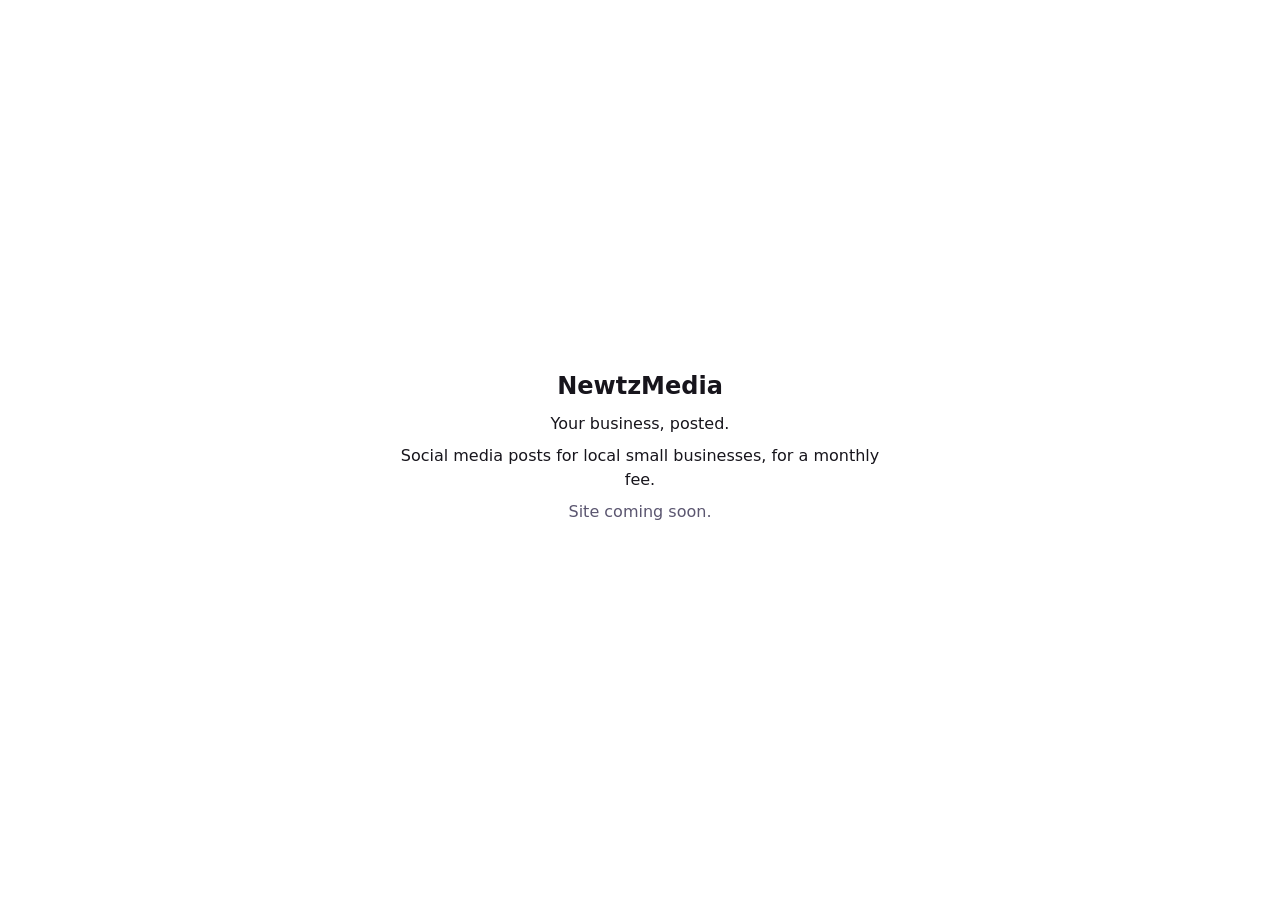
<file: index.html>
<!doctype html>
<html lang="en">
<head>
<meta charset="utf-8">
<meta name="viewport" content="width=device-width, initial-scale=1">
<title>NewtzMedia</title>
<meta name="description" content="Social media posts for local small businesses, for a monthly fee.">
<!-- Holding page only: the real site replaces this file at launch, and the noindex goes with it. -->
<meta name="robots" content="noindex">
<style>
  /* Light on purpose: Zack's ruling for this site is a light, traditional look. */
  html { color-scheme: light; }
  body { margin: 0; min-height: 100vh; display: grid; place-items: center; box-sizing: border-box; padding: 16px;
         background: #fff; color: #17151c; font-family: system-ui, -apple-system, "Segoe UI", Roboto, sans-serif; line-height: 1.5; }
  main { max-width: 32rem; text-align: center; }
  h1 { font-size: 1.5rem; margin: 0 0 .5rem; }
  p { margin: 0 0 .5rem; }
  .soon { color: #5b5670; }
</style>
</head>
<body>
<main>
  <h1>NewtzMedia</h1>
  <p>Your business, posted.</p>
  <p>Social media posts for local small businesses, for a monthly fee.</p>
  <p class="soon">Site coming soon.</p>
</main>
</body>
</html>
</file>
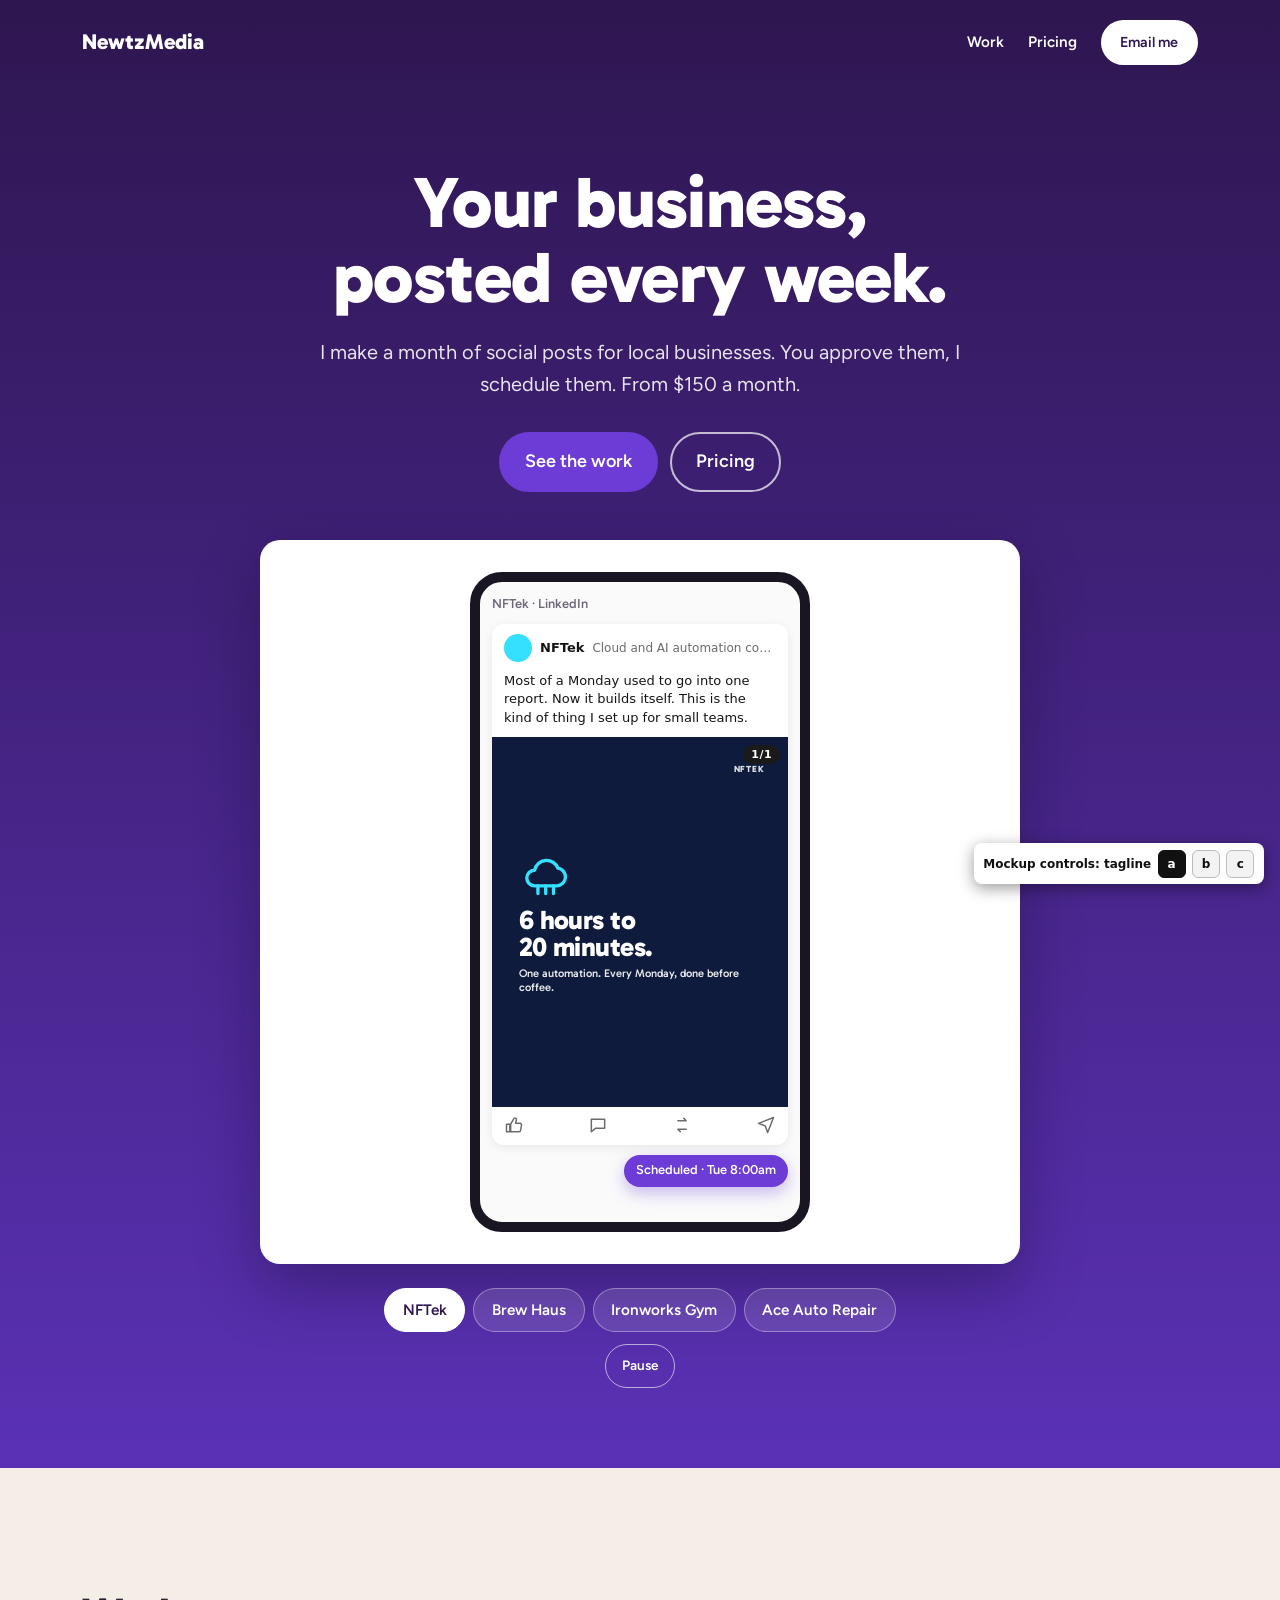
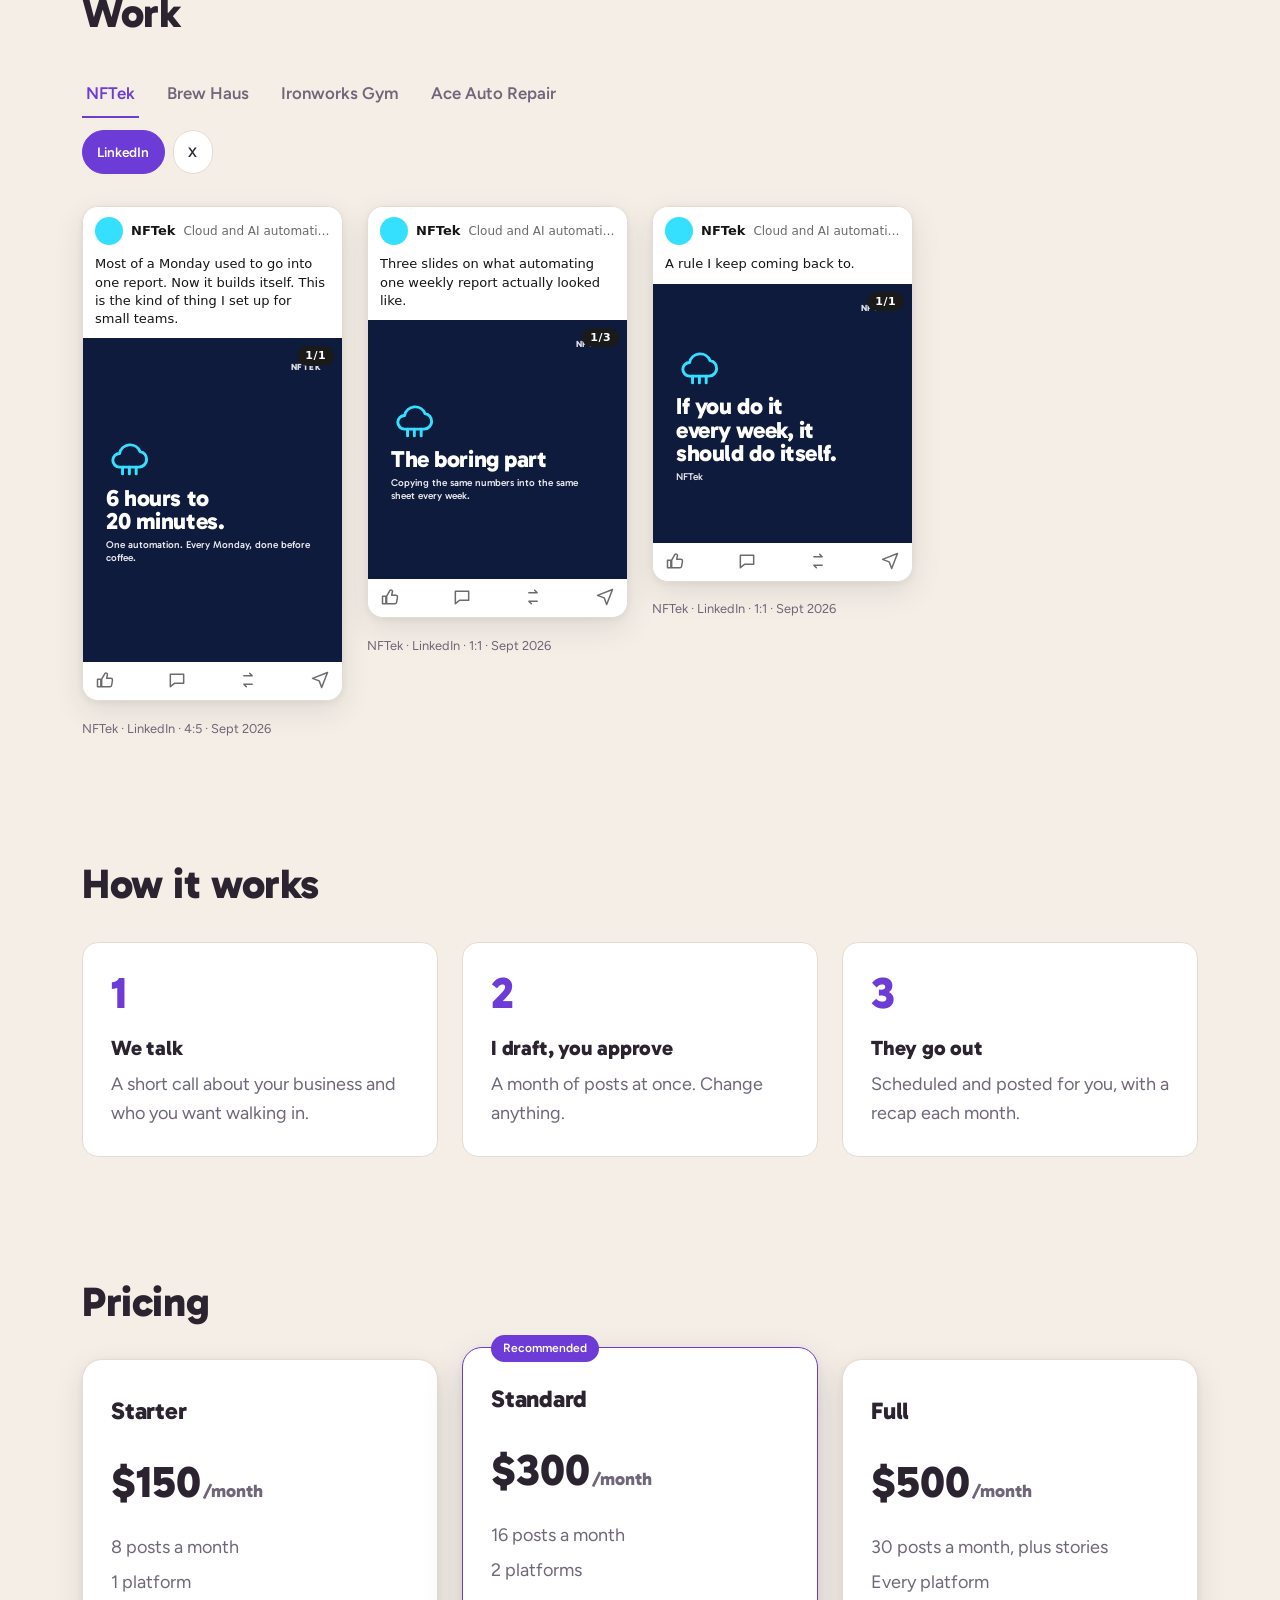
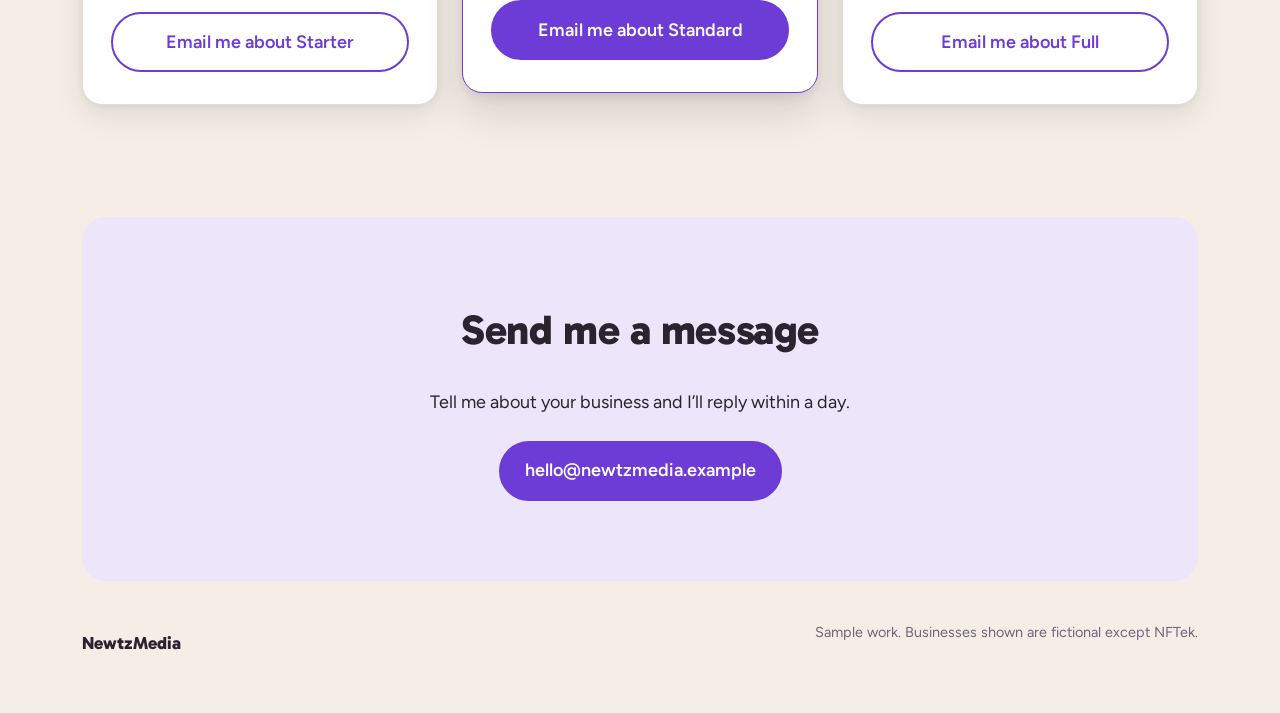
<file: mockups/interactive.html>
<!doctype html>
<html lang="en" data-style="interactive">
<head>
<meta charset="utf-8">
<meta name="viewport" content="width=device-width, initial-scale=1">
<title>NewtzMedia</title>
<meta name="description" content="Social media posts for local businesses, for a monthly fee.">
<meta name="theme-color" content="#2E1650">
<link rel="preconnect" href="https://fonts.googleapis.com">
<link rel="preconnect" href="https://fonts.gstatic.com" crossorigin>
<link href="https://fonts.googleapis.com/css2?family=Gabarito:wght@500;800&family=Figtree:wght@400;500;600&display=swap" rel="stylesheet">
<link rel="stylesheet" href="posts.css">
<link rel="stylesheet" href="interactive.css">
</head>
<body>
<a class="skip" href="#work">Skip to the work</a>

<header class="band" id="top">
  <div class="site-head">
    <a class="wordmark" href="#top" translate="no">NewtzMedia</a>
    <nav aria-label="Site">
      <a href="#work">Work</a>
      <a href="#pricing">Pricing</a>
      <a class="btn" href="#contact">Email me</a>
    </nav>
  </div>

  <section class="hero" aria-labelledby="headline">
    <h1 id="headline" data-mount="headline">Your business, posted every week.</h1>
    <p class="subline" data-mount="subline">I make a month of social posts for local businesses. You approve them, I schedule them. From $150 a month.</p>
    <div class="hero__actions">
      <a class="btn" href="#work">See the work</a>
      <a class="btn btn--ghost" href="#pricing">Pricing</a>
    </div>

    <div class="hero__demo" data-hero>
      <div class="frame-card">
        <div class="phone">
          <div class="phone__screen" id="hero-panel" role="tabpanel" data-hero-frame></div>
        </div>
      </div>
      <div class="hero__pills" role="tablist" aria-label="Example customer" data-hero-pills></div>
      <button class="hero__toggle" type="button" data-hero-toggle>Pause</button>
    </div>
  </section>
</header>

<main>
  <section class="work" id="work" aria-labelledby="work-h" data-reveal>
    <h2 id="work-h">Work</h2>
    <div class="tabs tabs--customer" role="tablist" aria-label="Customer" data-customer-tabs></div>
    <div class="tabs tabs--platform" role="tablist" aria-label="Platform" data-platform-tabs></div>
    <div class="gallery" id="gallery" role="tabpanel"></div>
    <noscript><p>The sample posts need JavaScript to display. Email hello@newtzmedia.example and I will send them directly.</p></noscript>
  </section>

  <section class="how" id="how" aria-labelledby="how-h" data-reveal>
    <h2 id="how-h">How it works</h2>
    <ol class="steps" data-mount="steps"></ol>
  </section>

  <section class="pricing" id="pricing" aria-labelledby="pricing-h" data-reveal>
    <h2 id="pricing-h">Pricing</h2>
    <div class="tiers" data-mount="tiers"></div>
  </section>

  <section class="contact" id="contact" aria-labelledby="contact-h" data-reveal>
    <h2 id="contact-h">Send me a message</h2>
    <div data-mount="contact"></div>
  </section>
</main>

<footer class="site-foot">
  <span class="wordmark" translate="no">NewtzMedia</span>
  <p data-mount="footer"></p>
</footer>

<dialog class="lightbox" data-lightbox aria-label="Post, larger">
  <button class="lightbox__close" type="button" data-close>Close</button>
  <div class="lightbox__body" data-lightbox-body></div>
</dialog>

<aside class="mock-controls" aria-label="Mockup controls">
  <span>Mockup controls: tagline</span>
  <button type="button" data-tagline="a" aria-pressed="true">a</button>
  <button type="button" data-tagline="b" aria-pressed="false">b</button>
  <button type="button" data-tagline="c" aria-pressed="false">c</button>
</aside>

<script src="content.js"></script>
<script src="logic.js"></script>
<script src="behavior.js"></script>
</body>
</html>
</file>
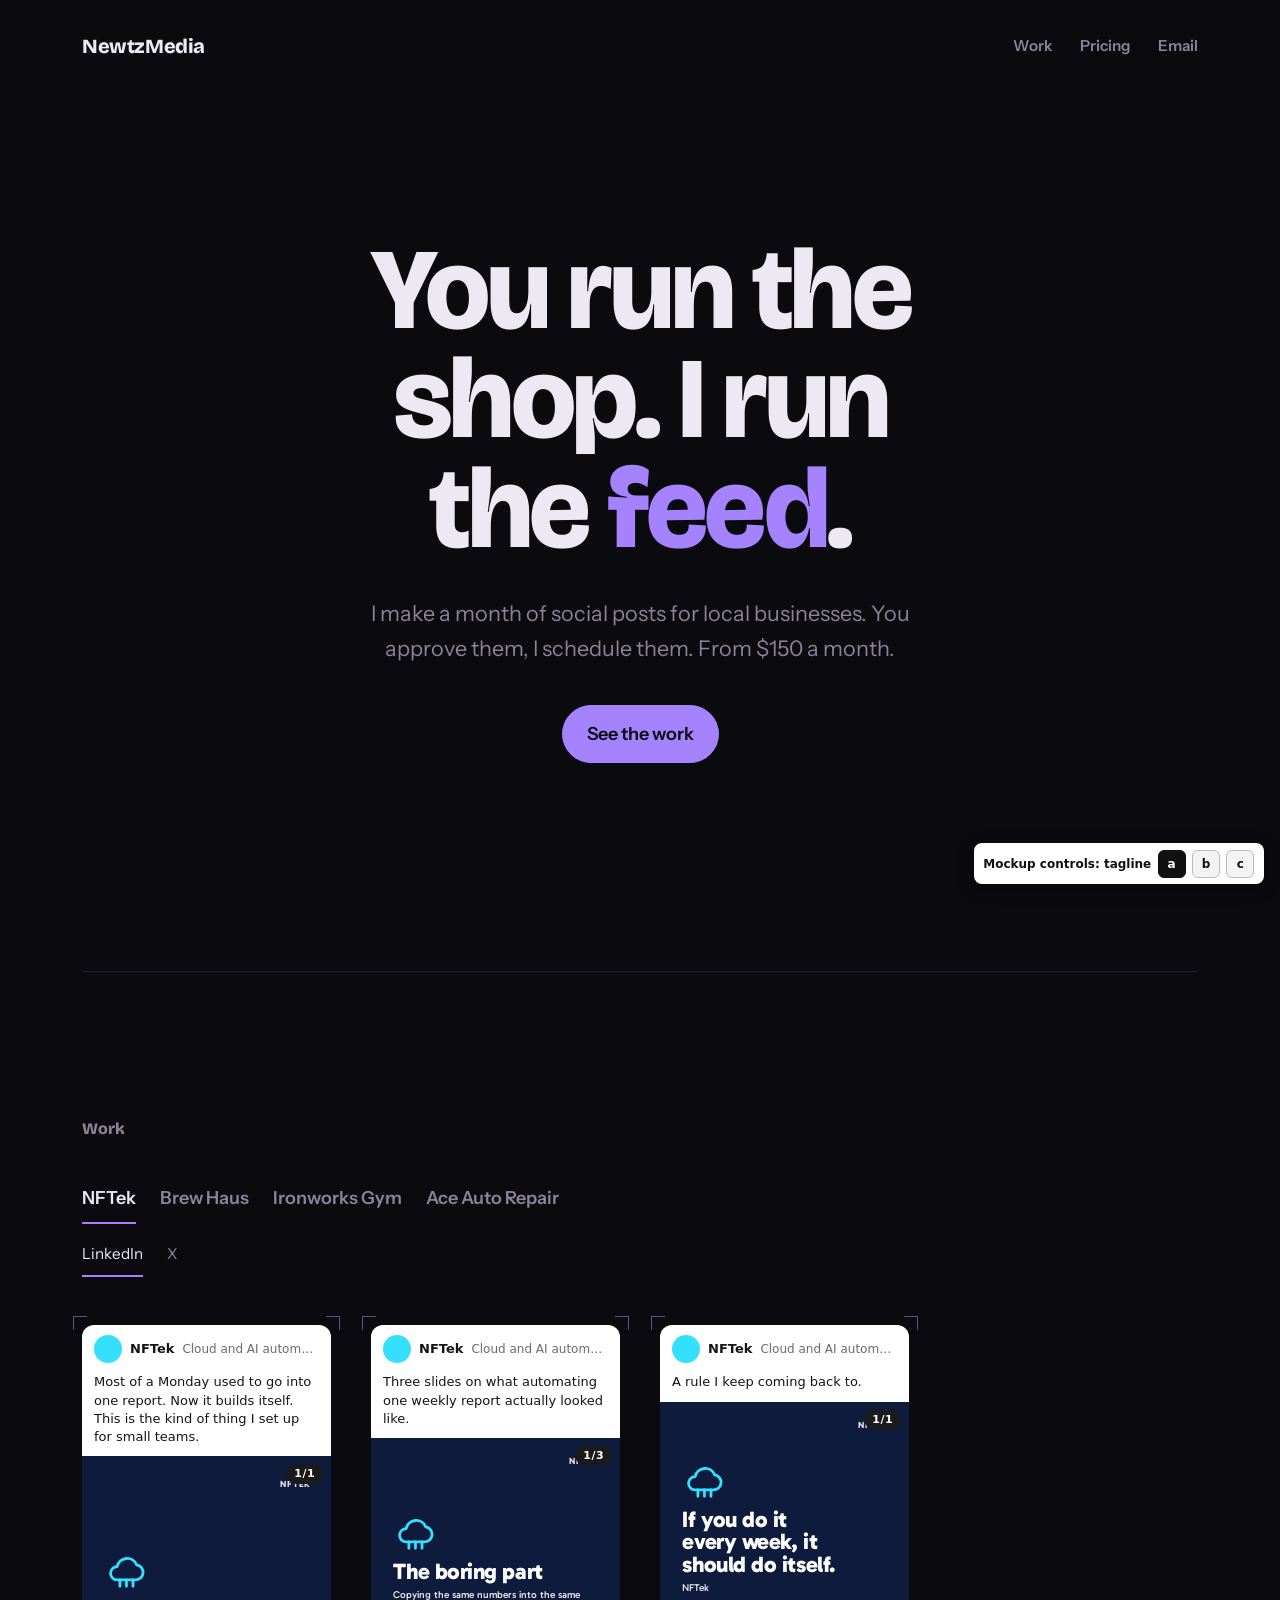
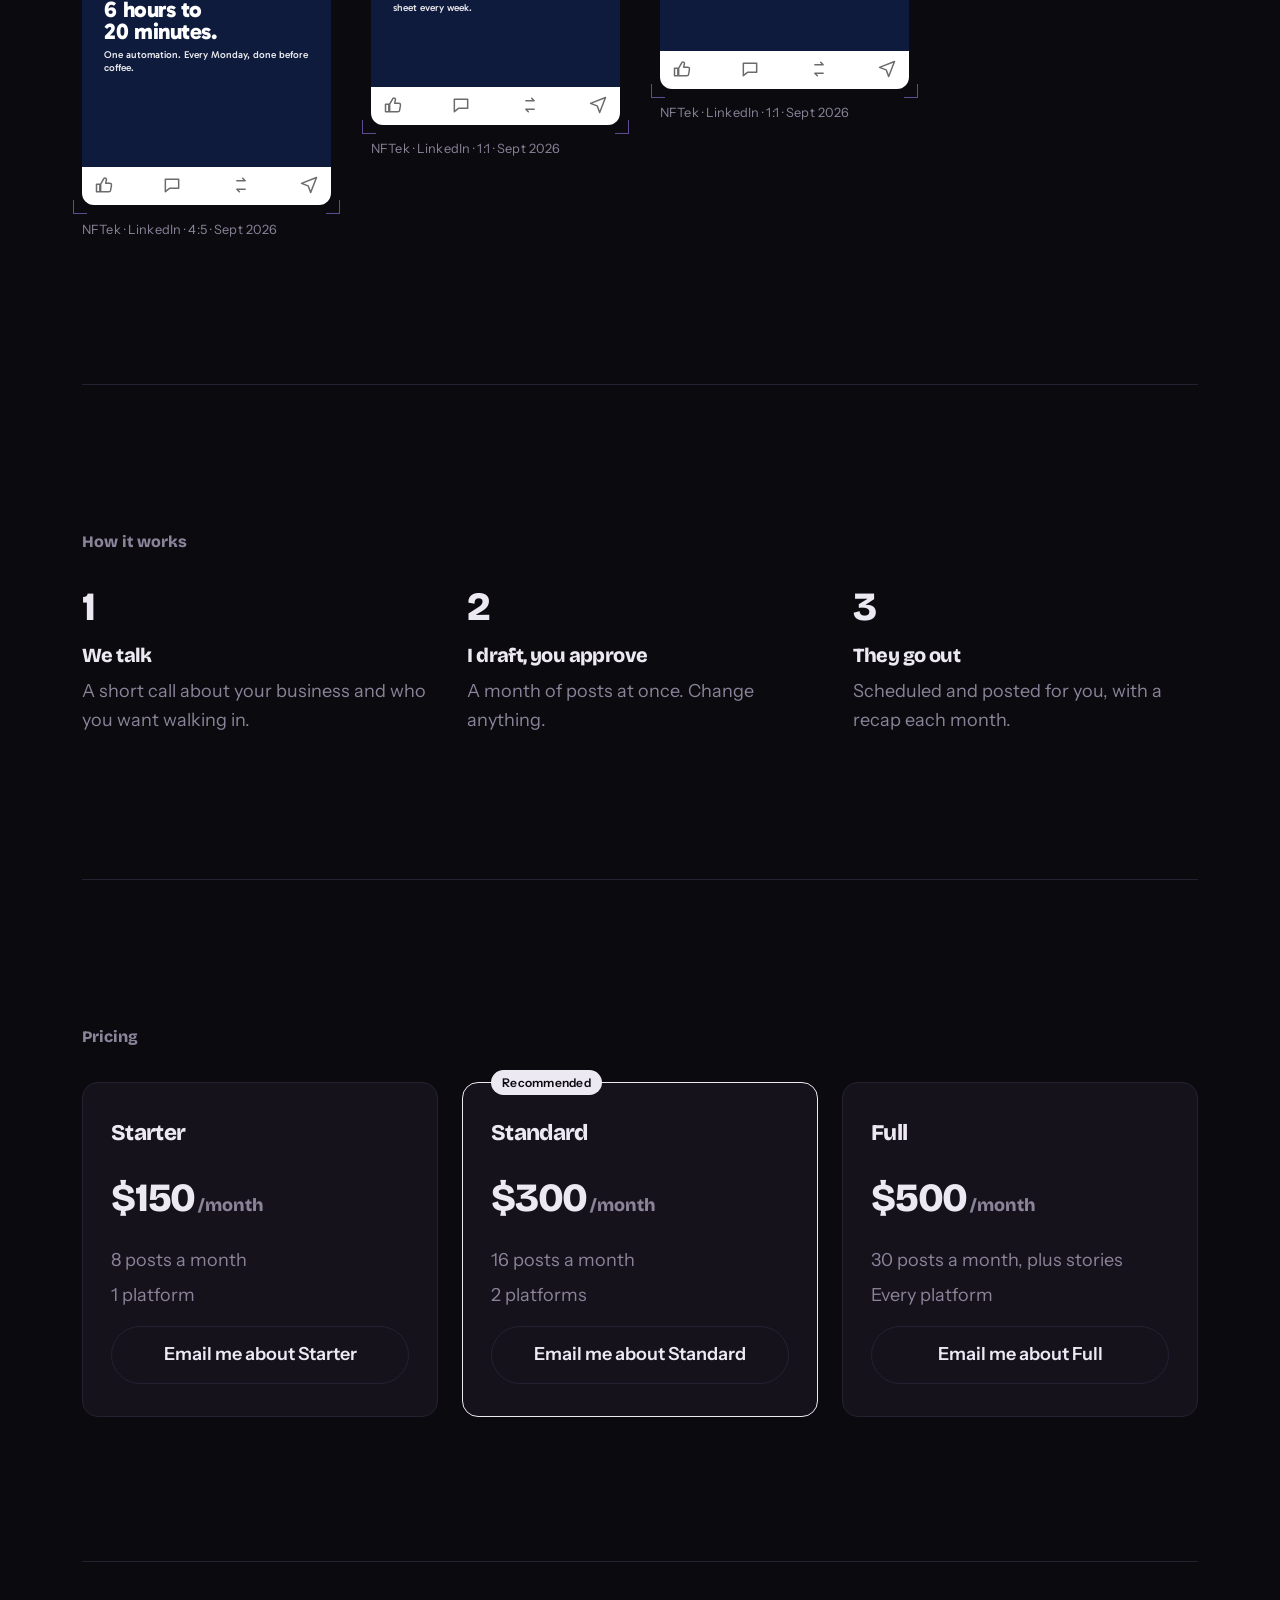
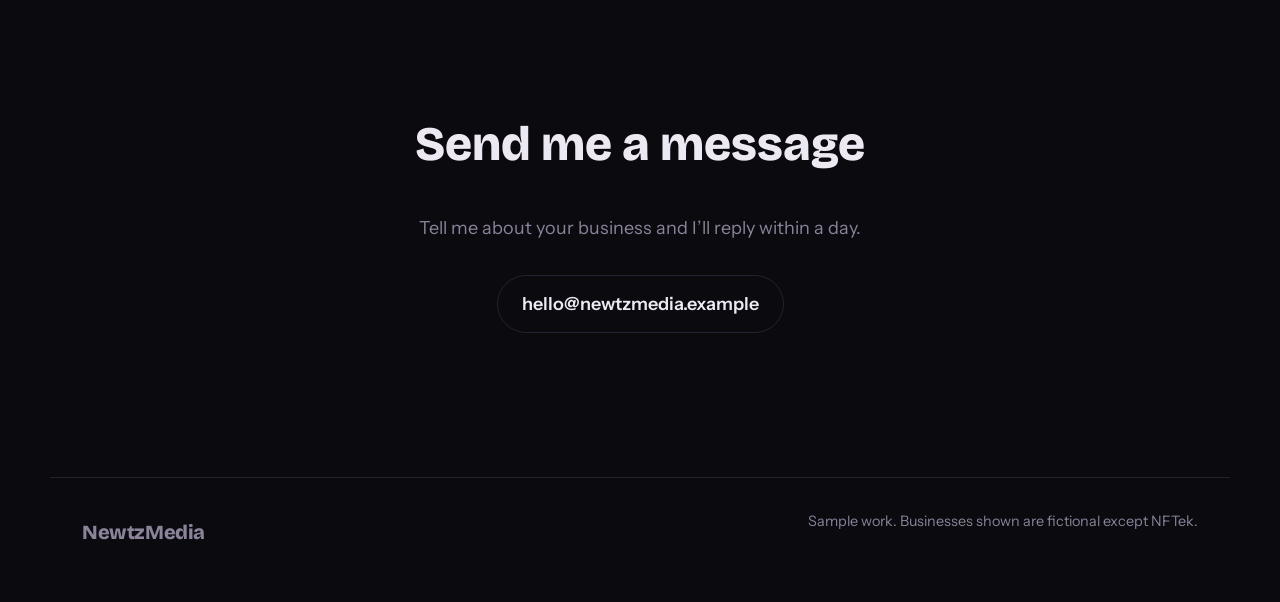
<file: mockups/minimal.html>
<!doctype html>
<html lang="en" data-style="minimal">
<head>
<meta charset="utf-8">
<meta name="viewport" content="width=device-width, initial-scale=1">
<title>NewtzMedia</title>
<meta name="description" content="Social media posts for local businesses, for a monthly fee.">
<meta name="theme-color" content="#0B0A0F">
<link rel="preconnect" href="https://fonts.googleapis.com">
<link rel="preconnect" href="https://fonts.gstatic.com" crossorigin>
<link href="https://fonts.googleapis.com/css2?family=Bricolage+Grotesque:wght@800&family=Gabarito:wght@500;800&family=Instrument+Sans:wght@400;600&display=swap" rel="stylesheet">
<link rel="stylesheet" href="posts.css">
<link rel="stylesheet" href="minimal.css">
</head>
<body>
<a class="skip" href="#work">Skip to the work</a>

<header class="site-head">
  <a class="wordmark" href="#top" translate="no">NewtzMedia</a>
  <nav aria-label="Site">
    <a href="#work">Work</a>
    <a href="#pricing">Pricing</a>
    <a href="#contact">Email</a>
  </nav>
</header>

<main id="top">
  <section class="hero" aria-labelledby="headline">
    <h1 id="headline" data-mount="headline">You run the shop. I run the <em>feed</em>.</h1>
    <p class="subline" data-mount="subline">I make a month of social posts for local businesses. You approve them, I schedule them. From $150 a month.</p>
    <a class="btn" href="#work">See the work</a>
  </section>

  <section class="work" id="work" aria-labelledby="work-h">
    <h2 id="work-h">Work</h2>
    <div class="tabs tabs--customer" role="tablist" aria-label="Customer" data-customer-tabs></div>
    <div class="tabs tabs--platform" role="tablist" aria-label="Platform" data-platform-tabs></div>
    <div class="gallery" id="gallery" role="tabpanel"></div>
    <noscript><p>The sample posts need JavaScript to display. Email hello@newtzmedia.example and I will send them directly.</p></noscript>
  </section>

  <section class="how" id="how" aria-labelledby="how-h">
    <h2 id="how-h">How it works</h2>
    <ol class="steps" data-mount="steps"></ol>
  </section>

  <section class="pricing" id="pricing" aria-labelledby="pricing-h">
    <h2 id="pricing-h">Pricing</h2>
    <div class="tiers" data-mount="tiers"></div>
  </section>

  <section class="contact" id="contact" aria-labelledby="contact-h">
    <h2 id="contact-h">Send me a message</h2>
    <div data-mount="contact"></div>
  </section>
</main>

<footer class="site-foot">
  <span class="wordmark" translate="no">NewtzMedia</span>
  <p data-mount="footer"></p>
</footer>

<dialog class="lightbox" data-lightbox aria-label="Post, larger">
  <button class="lightbox__close" type="button" data-close>Close</button>
  <div class="lightbox__body" data-lightbox-body></div>
</dialog>

<aside class="mock-controls" aria-label="Mockup controls">
  <span>Mockup controls: tagline</span>
  <button type="button" data-tagline="a" aria-pressed="true">a</button>
  <button type="button" data-tagline="b" aria-pressed="false">b</button>
  <button type="button" data-tagline="c" aria-pressed="false">c</button>
</aside>

<script src="content.js"></script>
<script src="logic.js"></script>
<script src="behavior.js"></script>
</body>
</html>
</file>
<file: mockups/posts.css>
/* posts.css - everything INSIDE a post: the platform chrome and the artwork.
   Identical in both mockups. minimal.css and interactive.css never target
   these classes (tests/pages.test.js enforces it). */

/* ---- platform chrome: a real phone shows this in the system font ---- */
.post {
  --post-bg: #ffffff;
  --post-ink: #151515;
  --post-muted: #6b6b6b;
  --post-line: #e6e6e6;
  font-family: system-ui, -apple-system, "Segoe UI", Roboto, sans-serif;
  font-size: 13px;
  line-height: 1.4;
  color: var(--post-ink);
  background: var(--post-bg);
  border-radius: 12px;
  overflow: hidden;
  text-align: left;
}
.post__head { display: flex; align-items: center; gap: 8px; padding: 10px 12px; }
.post__avatar { width: 28px; height: 28px; border-radius: 50%; background: var(--av, #999); flex: none; }
.post__name { font-weight: 600; white-space: nowrap; }
.post__meta { color: var(--post-muted); font-size: 12px; overflow: hidden; text-overflow: ellipsis; white-space: nowrap; min-width: 0; }
.post__text, .post__caption { margin: 0; padding: 0 12px 10px; }
.post__caption strong { font-weight: 600; }
.post__tags { color: #3a5fa8; }
.post__actions { display: flex; gap: 14px; padding: 8px 12px 2px; color: var(--post-ink); }
.post__icon { width: 20px; height: 20px; display: inline-block; }
.post__icon svg { width: 100%; height: 100%; display: block; }
.post--x .post__actions, .post--linkedin .post__actions {
  color: var(--post-muted); justify-content: space-between; padding: 8px 12px 10px;
}
.post__linkcard { display: grid; gap: 2px; padding: 10px 12px; background: #f0f2f5; border-top: 1px solid var(--post-line); }
.post__domain { font-size: 11px; letter-spacing: .04em; text-transform: uppercase; color: var(--post-muted); }
.post__linktitle { font-weight: 600; }
.post__btn { justify-self: start; margin-top: 6px; padding: 5px 10px; border-radius: 6px; background: #e4e6eb; font-weight: 600; font-size: 12px; }
.post__doc { position: relative; }
.post__pages, .post__story {
  position: absolute; padding: 2px 8px; border-radius: 999px;
  background: #1a1a1a; color: #fff; font-size: 11px; font-weight: 600; letter-spacing: .04em;
}
.post__pages { top: 8px; right: 8px; }
.post__story { top: 10px; left: 10px; text-transform: uppercase; }

/* ---- frames: the box the artwork sits in, at the ratio the platform shows ---- */
.post__frame {
  position: relative; overflow: hidden;
  display: grid; place-items: center;
  background: var(--art-bg);
}
.post__frame--4x5 { aspect-ratio: 4 / 5; }
.post__frame--1x1 { aspect-ratio: 1; }
.post__frame--9x16 { aspect-ratio: 9 / 16; }
.post__frame--16x9 { aspect-ratio: 16 / 9; }
.post--x .post__frame { margin: 0 12px 4px; border-radius: 12px; border: 1px solid var(--post-line); }

/* ---- artwork: the same in both mockups and on every platform ---- */
.art {
  position: relative; width: 100%; height: 100%; box-sizing: border-box; padding: 9%;
  display: flex; flex-direction: column; justify-content: center; gap: .45em;
  background: var(--art-bg); color: var(--art-ink);
  font-family: "Gabarito", system-ui, sans-serif;
  container-type: inline-size;
}
/* X shows 16:9: keep the native ratio and let the same color fill the sides */
.post__frame--16x9 .art { width: auto; height: 100%; aspect-ratio: 4 / 5; }
.post__frame--16x9 .art--1x1 { aspect-ratio: 1; }
.art__brand {
  position: absolute; top: 7%; right: 8%;
  font-size: clamp(9px, 3.6cqw, 13px); font-weight: 800; letter-spacing: .08em; text-transform: uppercase;
  color: var(--art-ink); opacity: .85;
}
.art__motif { width: 22%; max-width: 72px; color: var(--art-accent); }
.art__motif svg { display: block; width: 100%; height: auto; }
.art__headline { margin: 0; font-weight: 800; font-size: clamp(16px, 11cqw, 44px); line-height: 1; letter-spacing: -.02em; text-wrap: balance; }
.art__sub { margin: 0; font-weight: 500; font-size: clamp(10px, 4.6cqw, 16px); line-height: 1.3; opacity: .9; }
.art--9x16 .art__headline { font-size: clamp(16px, 12cqw, 40px); }

/* ---- mockup controls strip: not part of either design ---- */
.mock-controls {
  position: fixed; right: 1rem; bottom: 1rem; z-index: 20;
  display: flex; gap: .4rem; align-items: center; padding: .4rem .6rem;
  border-radius: 8px; background: #fff; color: #111;
  font: 600 .75rem/1 system-ui, sans-serif; box-shadow: 0 4px 16px rgba(0, 0, 0, .4);
}
.mock-controls button {
  font: inherit; min-width: 28px; height: 28px; border: 1px solid #bbb; border-radius: 6px;
  background: #f3f3f3; color: #111; cursor: pointer;
}
.mock-controls button[aria-pressed="true"] { background: #111; color: #fff; border-color: #111; }
</file>
<file: mockups/interactive.css>
/* interactive.css - Style 2. Tokens, the purple band, the phone demo, pills,
   the schedule chip signature, motion. Nothing inside .post. */
:root {
  color-scheme: light;
  --linen: #F4EEE6;
  --white: #FFFFFF;
  --cocoa: #2B2430;
  --muted: #6F6779;
  --line: #E4DCD2;
  --grape: #6D3BD6;
  --aubergine: #2E1650;
  --violet-2: #5A31B5;
  --lilac: #EDE6FA;
  --display: "Gabarito", system-ui, sans-serif;
  --body: "Figtree", system-ui, sans-serif;
  --swap-ms: 350;
  --ease: cubic-bezier(.2, .7, .2, 1);
  --step-0: clamp(1rem, 0.95rem + 0.3vw, 1.125rem);
  --wrap: 1180px;
  --pad: clamp(1rem, 4vw, 2rem);
  --shadow: 0 10px 30px rgba(43, 36, 48, .10), 0 2px 6px rgba(43, 36, 48, .06);
  --shadow-lift: 0 18px 40px rgba(43, 36, 48, .16), 0 4px 10px rgba(43, 36, 48, .08);
}
* { box-sizing: border-box; }
button, .btn, a { touch-action: manipulation; -webkit-tap-highlight-color: rgba(109, 59, 214, .2); }
html { scroll-behavior: smooth; }
html.reduced-motion { scroll-behavior: auto; }
body { margin: 0; background: var(--linen); color: var(--cocoa); font-family: var(--body); font-size: var(--step-0); line-height: 1.6; -webkit-font-smoothing: antialiased; }
a { color: var(--grape); }
h1, h2, h3 { font-family: var(--display); font-weight: 800; margin: 0; letter-spacing: -.01em; text-wrap: balance; }
p { margin: 0; }
:focus-visible { outline: 2px solid var(--grape); outline-offset: 2px; }
.band :focus-visible { outline-color: #fff; }
.skip { position: absolute; left: 1rem; top: -3rem; padding: .5rem .75rem; background: var(--white); color: var(--cocoa); border-radius: 4px; z-index: 10; display: inline-flex; align-items: center; min-height: 44px; }
.skip:focus { top: 1rem; }

/* the purple band: header plus hero, like the reference */
.band { background: linear-gradient(180deg, var(--aubergine) 0%, var(--violet-2) 100%); color: #fff; }
.site-head { display: flex; justify-content: space-between; align-items: center; max-width: var(--wrap); margin: 0 auto; padding: 1.25rem var(--pad); }
.wordmark { font-family: var(--display); font-weight: 800; font-size: 1.35rem; color: inherit; text-decoration: none; display: inline-flex; align-items: center; min-height: 44px; }
.site-head nav { display: flex; gap: 1.5rem; align-items: center; }
.site-head nav a { color: inherit; text-decoration: none; font-weight: 600; font-size: .95rem; padding: .5rem 0; display: inline-flex; align-items: center; min-height: 44px; }
.btn { display: inline-block; padding: .85rem 1.5rem; border-radius: 999px; background: var(--grape); color: #fff; font-weight: 600; text-decoration: none; border: 2px solid var(--grape); transition: transform 150ms ease; }
.btn:hover { transform: translateY(-1px); box-shadow: var(--shadow); }
.btn--ghost { background: transparent; color: #fff; border-color: rgba(255, 255, 255, .7); }
.site-head nav .btn { padding: .55rem 1.1rem; font-size: .9rem; background: #fff; color: var(--aubergine); border-color: #fff; display: inline-flex; align-items: center; min-height: 44px; }

.hero { max-width: var(--wrap); margin: 0 auto; padding: clamp(2.5rem, 7vw, 5rem) var(--pad) clamp(3rem, 7vw, 5rem); text-align: center; }
.hero h1 { font-size: clamp(2.4rem, 6vw, 4.5rem); line-height: 1.05; max-width: 18ch; margin: 0 auto; }
.subline { max-width: 52ch; margin: 1.25rem auto 0; font-size: clamp(1.05rem, 1rem + .4vw, 1.25rem); color: rgba(255, 255, 255, .88); }
.hero__actions { display: flex; gap: .75rem; justify-content: center; flex-wrap: wrap; margin-top: 2rem; }

/* hero demo: a white framed card holding a phone-shaped feed */
.hero__demo { margin: 3rem auto 0; max-width: 760px; }
.frame-card { background: var(--white); border-radius: 20px; box-shadow: 0 24px 60px rgba(20, 8, 40, .35); padding: clamp(1rem, 3vw, 2rem); display: grid; place-items: center; }
.phone { width: min(100%, 340px); border: 10px solid #1a1523; border-radius: 32px; background: #fafafa; overflow: hidden; }
.phone__screen { position: relative; height: 640px; overflow: hidden; padding: 12px; color: var(--cocoa); transition: opacity 150ms ease; }
.phone__screen.is-leaving { opacity: 0; }
.hero-post { display: grid; gap: 10px; animation: slide-in 350ms var(--ease) backwards; }
.hero-post__label { font-size: .8rem; font-weight: 600; color: var(--muted); text-align: left; }
.hero-post .post { box-shadow: 0 2px 10px rgba(0, 0, 0, .08); }
/* signature: the schedule chip pops in after the post lands */
.chip { justify-self: end; padding: .35rem .75rem; border-radius: 999px; background: var(--grape); color: #fff; font-size: .8rem; font-weight: 600; box-shadow: 0 6px 16px rgba(109, 59, 214, .35); animation: pop-in 300ms var(--ease) 200ms backwards; }
@keyframes slide-in { from { opacity: 0; transform: translateX(24px); } to { opacity: 1; transform: none; } }
@keyframes pop-in { from { opacity: 0; transform: scale(.8); } to { opacity: 1; transform: none; } }
.hero__pills { display: flex; gap: .5rem; justify-content: center; flex-wrap: wrap; margin-top: 1.5rem; }
.hero__toggle { margin-top: .75rem; appearance: none; background: transparent; border: 1px solid rgba(255, 255, 255, .6); color: #fff; font: inherit; font-size: .85rem; font-weight: 600; padding: .45rem 1rem; border-radius: 999px; cursor: pointer; min-height: 44px; }
.hero__toggle:hover { background: rgba(255, 255, 255, .12); }
html.reduced-motion .hero__toggle { display: none; }
html.reduced-motion .hero-post, html.reduced-motion .chip { animation: none; }
html.reduced-motion .phone__screen { transition: none; }

/* pills and tabs */
.tab { appearance: none; font: inherit; font-weight: 600; font-size: .95rem; padding: .55rem 1.1rem; min-height: 44px; border-radius: 999px; border: 1px solid var(--line); background: var(--white); color: var(--cocoa); cursor: pointer; white-space: nowrap; }
.tab:hover { background: var(--lilac); }
.tab[aria-selected="true"] { background: var(--grape); color: #fff; border-color: var(--grape); }
.hero__pills .tab { border-color: rgba(255, 255, 255, .35); background: rgba(255, 255, 255, .12); color: #fff; }
.hero__pills .tab:hover { background: rgba(255, 255, 255, .22); }
.hero__pills .tab[aria-selected="true"] { background: #fff; color: var(--aubergine); border-color: #fff; }

main { max-width: var(--wrap); margin: 0 auto; padding: 0 var(--pad); }
section { padding-top: clamp(4rem, 9vw, 7rem); }
h2 { font-size: clamp(1.8rem, 3.5vw, 2.6rem); margin-bottom: 1.5rem; }

/* work: customer tabs as underlined text, platform tabs as pills, white cards */
.tabs { display: flex; gap: .5rem; overflow-x: auto; scrollbar-width: none; padding: 5px; margin: -5px; scroll-padding: 5px; }
.tabs::-webkit-scrollbar { display: none; }
.tabs--customer { gap: 1.5rem; }
.tabs--customer .tab { border: 0; border-bottom: 2px solid transparent; border-radius: 0; background: none; padding: .6rem .25rem; font-size: 1.05rem; color: var(--muted); }
.tabs--customer .tab:hover { color: var(--cocoa); background: none; }
.tabs--customer .tab[aria-selected="true"] { color: var(--grape); border-bottom-color: var(--grape); background: none; }
.tabs--platform { margin: calc(.75rem - 5px) -5px calc(2rem - 5px); }
.tabs--platform .tab { font-size: .85rem; padding: .4rem .9rem; min-height: 44px; }

.gallery { display: grid; grid-template-columns: repeat(4, minmax(0, 1fr)); gap: 1.5rem; align-items: start; }
.card { position: relative; }
.card__post { position: relative; border-radius: 16px; border: 1px solid var(--line); background: var(--white); box-shadow: var(--shadow); transition: transform 200ms ease, opacity 350ms ease; animation: card-in 350ms var(--ease) backwards; }
.card__post .post { border-radius: 15px; }
.card:hover .card__post, .card:focus-within .card__post { transform: translateY(-4px); box-shadow: var(--shadow-lift); }
@keyframes card-in { from { opacity: 0; transform: translateX(24px); } to { opacity: 1; transform: none; } }
.gallery.is-swapping .card__post { opacity: 0; transform: translateX(-24px); }
.card__marks { display: none; }
.card__chip { position: absolute; left: 50%; bottom: -.8rem; transform: translate(-50%, 6px); opacity: 0; padding: .3rem .7rem; border-radius: 999px; background: var(--grape); color: #fff; font-size: .75rem; font-weight: 600; white-space: nowrap; box-shadow: 0 6px 16px rgba(109, 59, 214, .35); transition: opacity 200ms ease, transform 200ms ease; pointer-events: none; }
.card:hover .card__chip, .card:focus-within .card__chip { opacity: 1; transform: translate(-50%, 0); }
.card__meta { margin-top: 1.1rem; font-size: .8rem; color: var(--muted); }
.card__open { position: absolute; inset: 0; background: none; border: 0; border-radius: 16px; cursor: zoom-in; }
html.reduced-motion .card__post { animation: none; transition: none; }
html.reduced-motion .card:hover .card__post { transform: none; }
html.reduced-motion .card__chip { transition: none; }

/* scroll reveals: gated on html.js so the page is never empty with scripts off */
html.js [data-reveal] { opacity: 0; transform: translateY(16px); transition: opacity 500ms ease, transform 500ms ease; }
html.js [data-reveal].is-in { opacity: 1; transform: none; }
html.reduced-motion [data-reveal] { opacity: 1; transform: none; transition: none; }

/* how it works */
.steps { list-style: none; margin: 0; padding: 0; counter-reset: step; display: grid; grid-template-columns: repeat(3, minmax(0, 1fr)); gap: 1.5rem; }
.step { counter-increment: step; background: var(--white); border: 1px solid var(--line); border-radius: 16px; padding: 1.75rem; }
.step::before { content: counter(step); display: block; font-family: var(--display); font-weight: 800; font-size: 2.75rem; line-height: 1; color: var(--grape); margin-bottom: 1rem; }
.step h3 { font-size: 1.3rem; margin-bottom: .4rem; }
.step p { color: var(--muted); }

/* pricing */
.tiers { display: grid; grid-template-columns: repeat(3, minmax(0, 1fr)); gap: 1.5rem; align-items: end; }
.tier { position: relative; background: var(--white); border: 1px solid var(--line); border-radius: 20px; padding: 2rem 1.75rem; display: flex; flex-direction: column; gap: 1rem; box-shadow: var(--shadow); }
.tier--recommended { border-color: var(--grape); transform: translateY(-12px); box-shadow: var(--shadow-lift); }
.tier__badge { position: absolute; top: -.85rem; left: 1.75rem; padding: .25rem .75rem; border-radius: 999px; background: var(--grape); color: #fff; font-size: .75rem; font-weight: 600; }
.tier h3 { font-size: 1.5rem; }
.tier__price { font-family: var(--display); font-weight: 800; color: var(--muted); }
.tier__price span { font-size: 2.75rem; color: var(--cocoa); margin-right: .15rem; }
.tier ul { list-style: none; margin: 0; padding: 0; color: var(--muted); display: grid; gap: .35rem; }
.tier .btn { margin-top: auto; text-align: center; }
.tier:not(.tier--recommended) .btn { background: transparent; color: var(--grape); }

/* contact and footer */
.contact { margin-top: clamp(4rem, 9vw, 7rem); padding: clamp(3rem, 7vw, 5rem) var(--pad); background: var(--lilac); border-radius: 24px; text-align: center; }
.contact p { color: var(--cocoa); max-width: 40ch; margin: 0 auto 1.5rem; }
.site-foot { max-width: var(--wrap); margin: 0 auto; padding: 2.5rem var(--pad) 3rem; display: flex; justify-content: space-between; gap: 1rem; flex-wrap: wrap; color: var(--muted); font-size: .9rem; }
.site-foot .wordmark { color: var(--cocoa); font-size: 1.1rem; }

/* lightbox */
.lightbox { border: 0; padding: 0; background: transparent; max-width: min(92vw, 520px); width: 100%; overscroll-behavior: contain; }
.lightbox::backdrop { background: rgba(46, 22, 80, .75); backdrop-filter: blur(4px); }
.lightbox[open] { animation: lb-in 250ms var(--ease) backwards; }
@keyframes lb-in { from { opacity: 0; transform: scale(.96); } to { opacity: 1; transform: none; } }
html.reduced-motion .lightbox[open] { animation: none; }
.lightbox__close { display: block; margin: 0 0 .75rem auto; appearance: none; background: #fff; border: 0; color: var(--cocoa); font: inherit; font-weight: 600; padding: .5rem 1rem; border-radius: 999px; cursor: pointer; min-height: 44px; }
.lightbox__close:hover { background: var(--lilac); }
.lightbox .card__post { animation: none; }
.lightbox .card__chip { opacity: 1; transform: translate(-50%, 0); }
.lightbox .card__meta { color: #fff; }

/* responsive */
@media (max-width: 1100px) { .gallery { grid-template-columns: repeat(2, minmax(0, 1fr)); } }
@media (max-width: 900px) {
  .steps, .tiers { grid-template-columns: 1fr; align-items: stretch; }
  .tier--recommended { transform: none; }
  .phone__screen { height: 600px; }
}
@media (max-width: 560px) {
  .gallery { grid-template-columns: 1fr; }
  .site-head nav { gap: .75rem; }
  .site-head nav a:not(.btn) { display: none; }
  .tabs--customer { gap: 1rem; }
}
</file>
<file: mockups/minimal.css>
/* minimal.css - Style 1. Tokens, type, layout, the proof-sheet signature.
   Styles the page and the card wrapper only. Nothing inside .post. */
:root {
  color-scheme: dark;
  --ink: #0B0A0F;
  --raised: #15121C;
  --pale: #EDE9F3;
  --muted: #8A8399;
  --line: #262130;
  --violet: #A583FF;
  --display: "Bricolage Grotesque", system-ui, sans-serif;
  --body: "Instrument Sans", system-ui, sans-serif;
  --swap-ms: 250;
  --step-0: clamp(1rem, 0.95rem + 0.3vw, 1.125rem);
  --gap-section: clamp(5rem, 12vw, 9rem);
  --wrap: 1180px;
  --pad: clamp(1rem, 4vw, 2rem);
}
* { box-sizing: border-box; }
button, .btn, a { touch-action: manipulation; -webkit-tap-highlight-color: rgba(165, 131, 255, .25); }
html { scroll-behavior: smooth; }
html.reduced-motion { scroll-behavior: auto; }
body {
  margin: 0; background: var(--ink); color: var(--pale);
  font-family: var(--body); font-size: var(--step-0); line-height: 1.6;
  -webkit-font-smoothing: antialiased;
}
a { color: inherit; }
h1, h2, h3 { font-family: var(--display); font-weight: 800; letter-spacing: -.03em; margin: 0; text-wrap: balance; }
p { margin: 0; }
:focus-visible { outline: 2px solid var(--violet); outline-offset: 2px; }
.skip { position: absolute; left: 1rem; top: -3rem; padding: .5rem .75rem; background: var(--pale); color: var(--ink); border-radius: 4px; z-index: 10; display: inline-flex; align-items: center; min-height: 44px; }
.skip:focus { top: 1rem; }

/* header: tiny, like the reference */
.site-head { display: flex; justify-content: space-between; align-items: center; max-width: var(--wrap); margin: 0 auto; padding: 1.5rem var(--pad); }
.wordmark { font-family: var(--display); font-weight: 800; font-size: 1.25rem; letter-spacing: -.02em; text-decoration: none; display: inline-flex; align-items: center; min-height: 44px; }
.site-head nav { display: flex; gap: 1.75rem; }
.site-head nav a { text-decoration: none; font-weight: 600; font-size: .95rem; color: var(--muted); padding: .5rem 0; display: inline-flex; align-items: center; min-height: 44px; }
.site-head nav a:hover { color: var(--pale); }

main { max-width: var(--wrap); margin: 0 auto; padding: 0 var(--pad); }
section { padding-top: var(--gap-section); }
section + section { border-top: 1px solid var(--line); margin-top: var(--gap-section); }
h2 { font-size: 1rem; color: var(--muted); letter-spacing: 0; margin-bottom: 2rem; }

/* hero: one huge centered headline, one violet word, one button */
.hero { text-align: center; padding-top: clamp(4rem, 12vw, 9rem); padding-bottom: clamp(2rem, 6vw, 4rem); }
.hero h1 { font-size: clamp(2.8rem, 9vw, 8.5rem); line-height: .95; max-width: 12ch; margin: 0 auto; }
.hero h1 em { font-style: normal; color: var(--violet); }
.subline { max-width: 44ch; margin: 2rem auto 0; font-size: clamp(1.05rem, 1rem + .5vw, 1.35rem); color: var(--muted); }
.btn { display: inline-block; padding: .85rem 1.5rem; border-radius: 999px; background: var(--violet); color: var(--ink); font-weight: 600; text-decoration: none; border: 1px solid var(--violet); }
.hero .btn { margin-top: 2.5rem; }

/* work: plain text tabs, one violet underline */
.tabs { display: flex; gap: 1.5rem; overflow-x: auto; scrollbar-width: none; padding: 5px; margin: -5px; scroll-padding: 5px; }
.tabs::-webkit-scrollbar { display: none; }
.tabs--platform { margin: calc(.5rem - 5px) -5px calc(3rem - 5px); }
.tab {
  appearance: none; background: none; border: 0; border-bottom: 2px solid transparent;
  color: var(--muted); font: inherit; font-weight: 600; padding: .6rem 0; min-height: 44px;
  cursor: pointer; white-space: nowrap;
}
.tabs--platform .tab { font-weight: 400; font-size: .95rem; }
.tab:hover { color: var(--pale); }
.tab[aria-selected="true"] { color: var(--pale); border-bottom-color: var(--violet); }

/* the proof sheet */
.gallery { display: grid; grid-template-columns: repeat(4, minmax(0, 1fr)); gap: 3rem 2.5rem; align-items: start; transition: opacity 250ms ease; }
.gallery.is-swapping { opacity: 0; }
html.reduced-motion .gallery { transition: none; }
.card { position: relative; }
.card__post { position: relative; }
.card__chip { display: none; }
.card__meta { margin-top: .9rem; font-size: .8rem; color: var(--muted); letter-spacing: .01em; }
.card__open { position: absolute; inset: 0; background: none; border: 0; border-radius: 12px; cursor: zoom-in; }
.card__open:focus-visible { outline-offset: 4px; }
/* signature: violet crop marks 9px outside each corner of the post */
.card__marks {
  position: absolute; inset: -9px; pointer-events: none;
  --m: var(--violet); --l: 14px;
  opacity: .55; transition: opacity 200ms ease;
  background:
    linear-gradient(var(--m), var(--m)) 0 0 / var(--l) 1px no-repeat,
    linear-gradient(var(--m), var(--m)) 0 0 / 1px var(--l) no-repeat,
    linear-gradient(var(--m), var(--m)) 100% 0 / var(--l) 1px no-repeat,
    linear-gradient(var(--m), var(--m)) 100% 0 / 1px var(--l) no-repeat,
    linear-gradient(var(--m), var(--m)) 0 100% / var(--l) 1px no-repeat,
    linear-gradient(var(--m), var(--m)) 0 100% / 1px var(--l) no-repeat,
    linear-gradient(var(--m), var(--m)) 100% 100% / var(--l) 1px no-repeat,
    linear-gradient(var(--m), var(--m)) 100% 100% / 1px var(--l) no-repeat;
}
.card:hover .card__marks, .card:focus-within .card__marks { opacity: 1; }
html.reduced-motion .card__marks { transition: none; }

/* how it works: a real sequence, so the numbers are counters */
.steps { list-style: none; margin: 0; padding: 0; counter-reset: step; display: grid; grid-template-columns: repeat(3, minmax(0, 1fr)); gap: 2.5rem; }
.step { counter-increment: step; }
.step::before { content: counter(step); display: block; font-family: var(--display); font-weight: 800; font-size: 2.5rem; line-height: 1; color: var(--pale); margin-bottom: .75rem; }
.step h3 { font-size: 1.25rem; margin-bottom: .4rem; }
.step p { color: var(--muted); }

/* pricing: raised cards, the recommended one outlined in pale */
.tiers { display: grid; grid-template-columns: repeat(3, minmax(0, 1fr)); gap: 1.5rem; }
.tier { position: relative; background: var(--raised); border: 1px solid var(--line); border-radius: 16px; padding: 2rem 1.75rem; display: flex; flex-direction: column; gap: 1rem; }
.tier--recommended { border-color: var(--pale); }
.tier__badge { position: absolute; top: -.8rem; left: 1.75rem; padding: .2rem .7rem; border-radius: 999px; background: var(--pale); color: var(--ink); font-size: .75rem; font-weight: 600; letter-spacing: .02em; }
.tier h3 { font-size: 1.4rem; }
.tier__price { font-family: var(--display); font-weight: 800; color: var(--muted); }
.tier__price span { font-size: 2.5rem; color: var(--pale); letter-spacing: -.03em; margin-right: .2rem; }
.tier ul { margin: 0; padding: 0; list-style: none; color: var(--muted); display: grid; gap: .35rem; }
.tier .btn, .contact .btn { background: none; border-color: var(--line); color: var(--pale); margin-top: auto; text-align: center; }
.tier .btn:hover, .contact .btn:hover { border-color: var(--pale); }

/* contact and footer */
.contact { text-align: center; padding-bottom: var(--gap-section); }
.contact h2 { color: var(--pale); font-size: clamp(1.8rem, 4vw, 3rem); }
.contact p { color: var(--muted); max-width: 40ch; margin: 0 auto 2rem; }
.site-foot { border-top: 1px solid var(--line); max-width: var(--wrap); margin: 0 auto; padding: 2rem var(--pad) 3rem; display: flex; justify-content: space-between; gap: 1rem; flex-wrap: wrap; color: var(--muted); font-size: .9rem; }

/* lightbox */
.lightbox { border: 0; padding: 0; background: transparent; max-width: min(92vw, 520px); width: 100%; overscroll-behavior: contain; }
.lightbox::backdrop { background: rgba(11, 10, 15, .9); }
.lightbox__close { display: block; margin: 0 0 .75rem auto; appearance: none; background: none; border: 1px solid var(--line); color: var(--pale); font: inherit; font-weight: 600; padding: .5rem 1rem; border-radius: 999px; cursor: pointer; min-height: 44px; }
.lightbox__close:hover { border-color: var(--pale); }
.lightbox .card__marks { display: none; }
.lightbox .card__meta { color: var(--pale); }

/* responsive */
@media (max-width: 1100px) { .gallery { grid-template-columns: repeat(2, minmax(0, 1fr)); } }
@media (max-width: 900px) { .steps, .tiers { grid-template-columns: 1fr; } }
@media (max-width: 560px) {
  .gallery { grid-template-columns: 1fr; }
  .site-head nav { gap: 1rem; }
  .tabs { gap: 1.1rem; }
}
</file>
